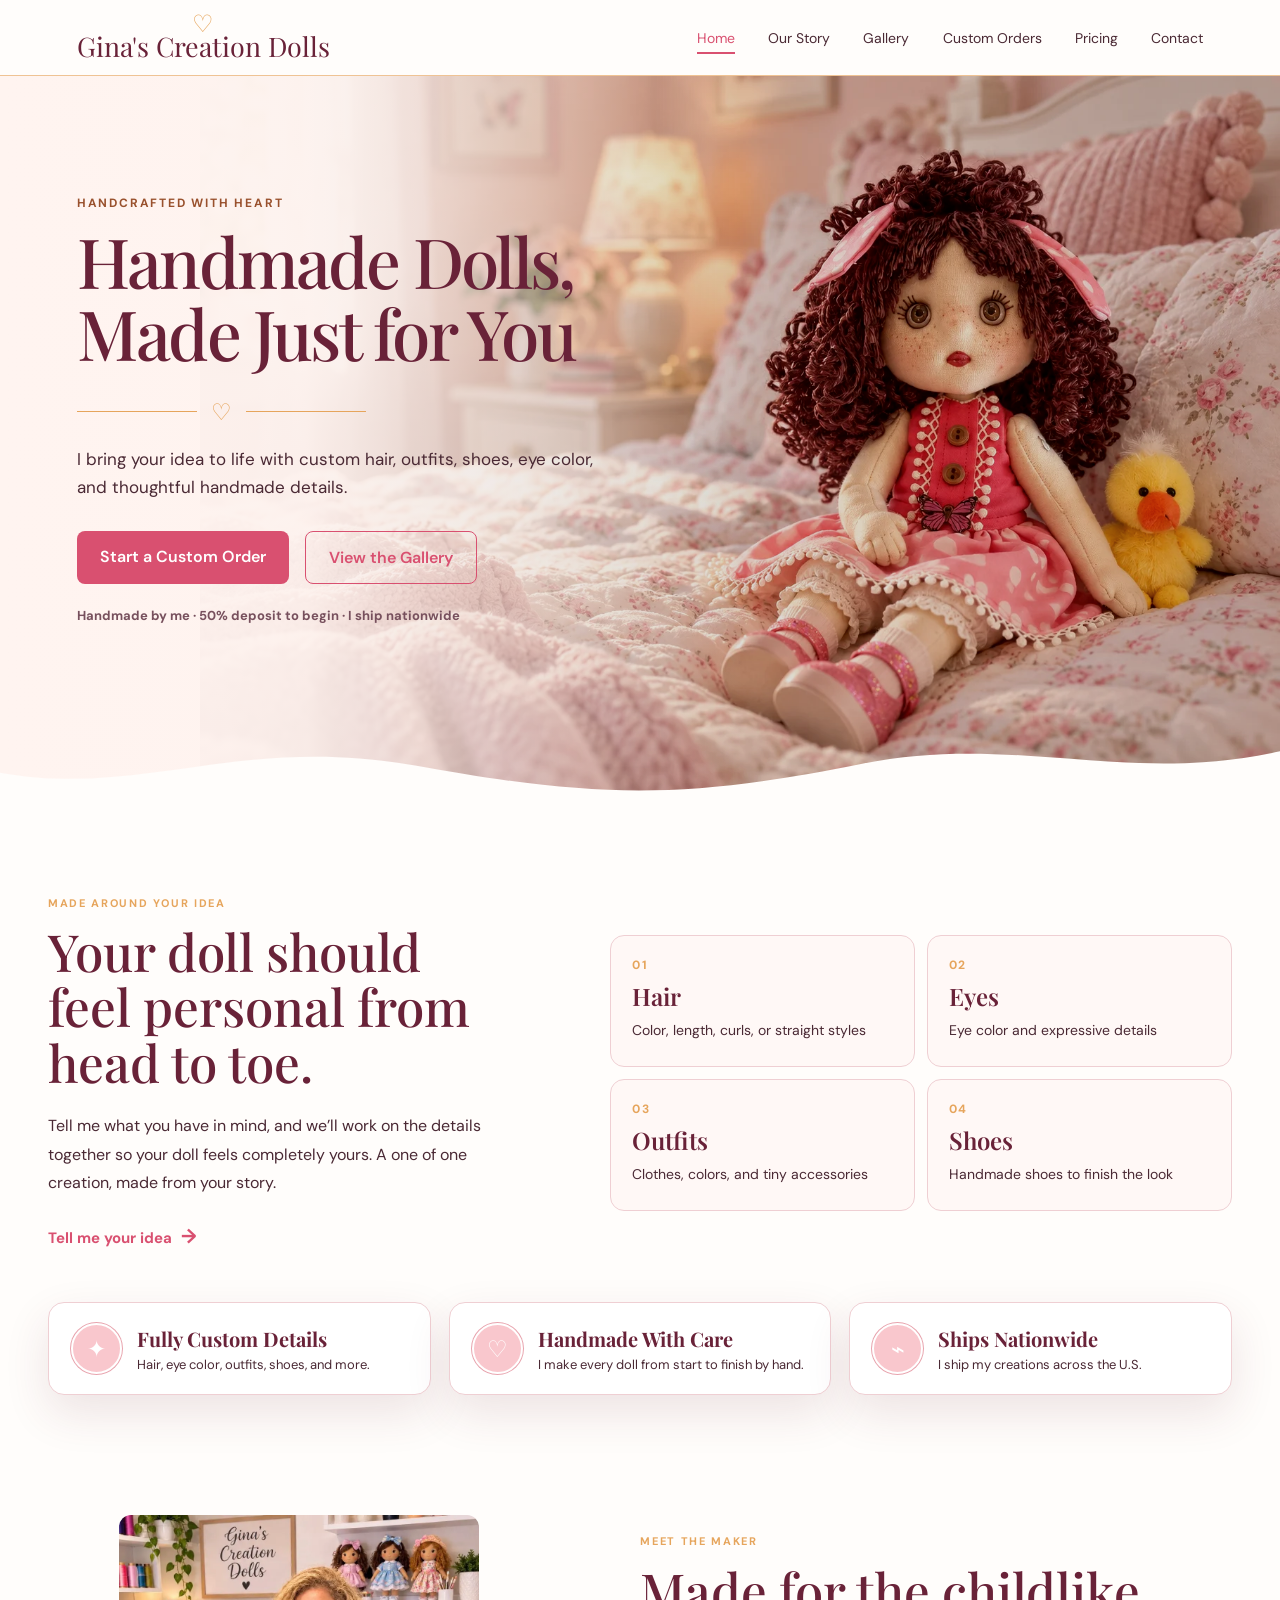
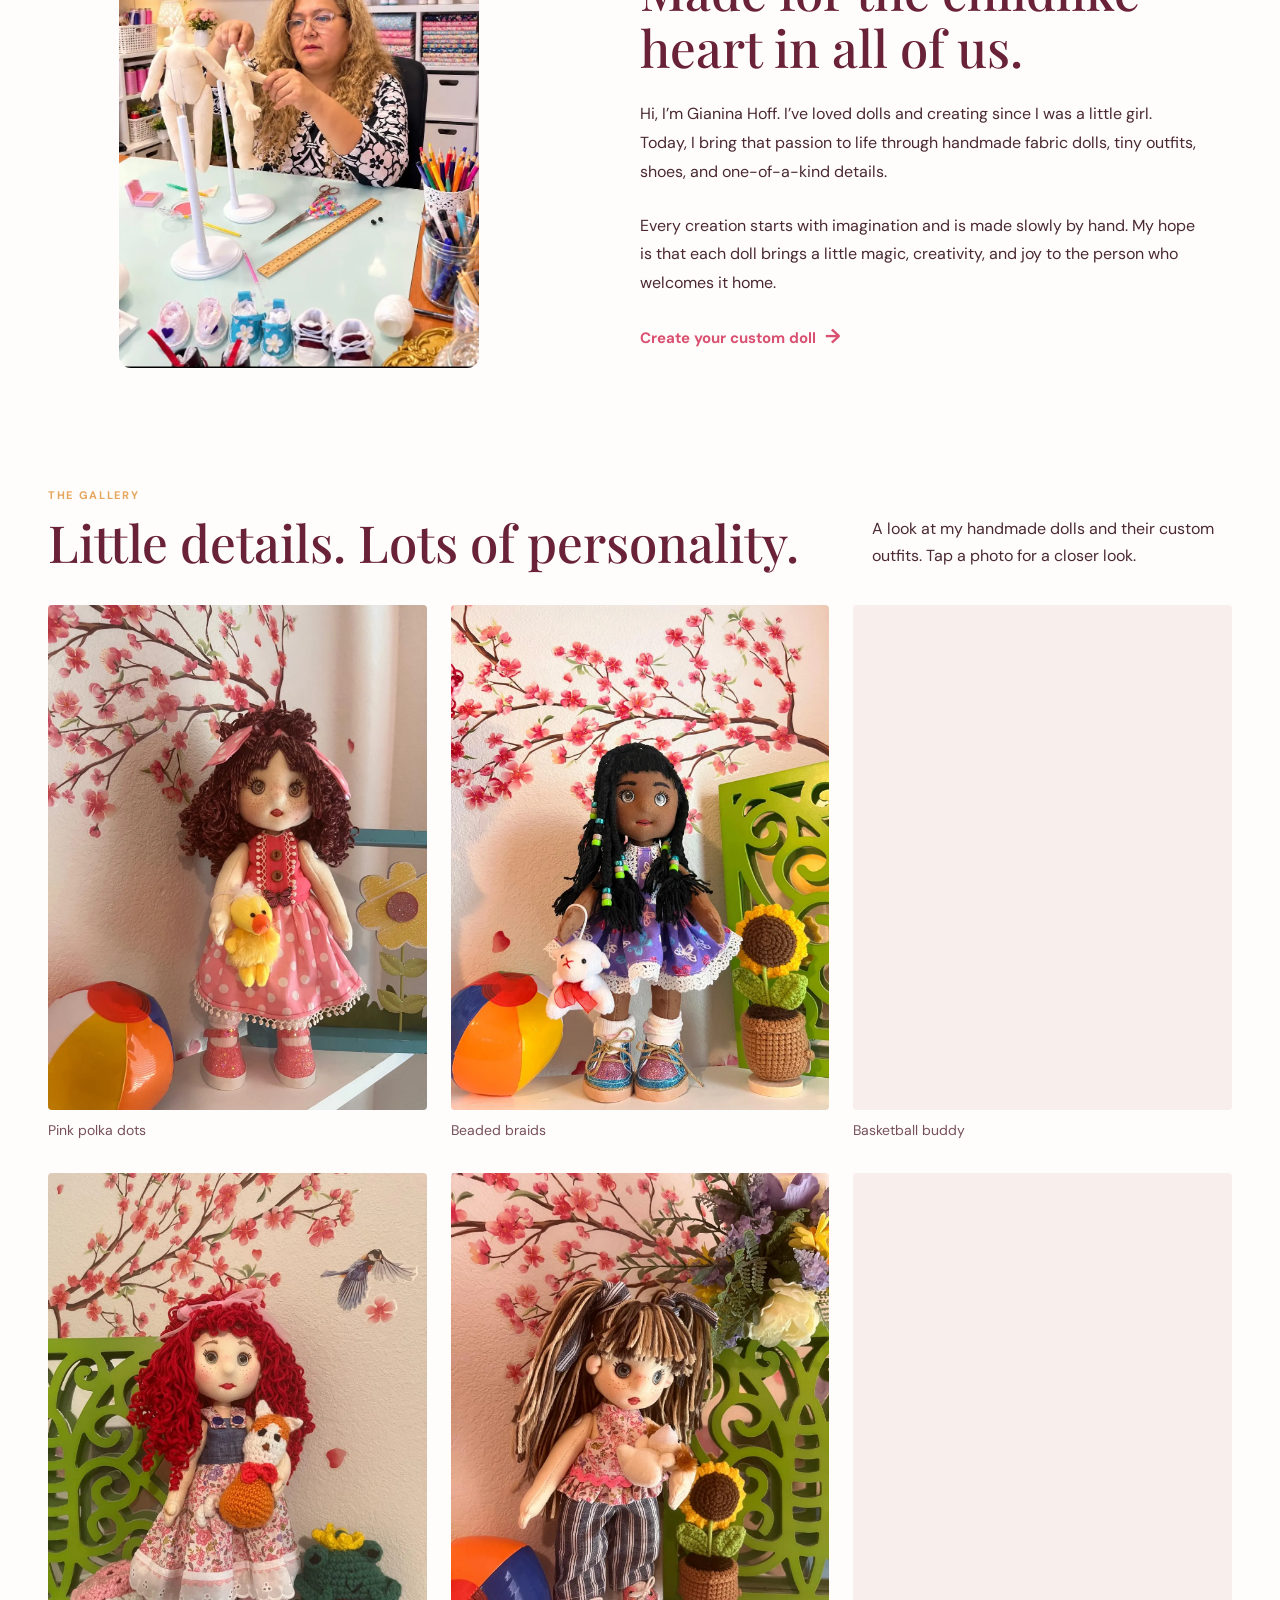
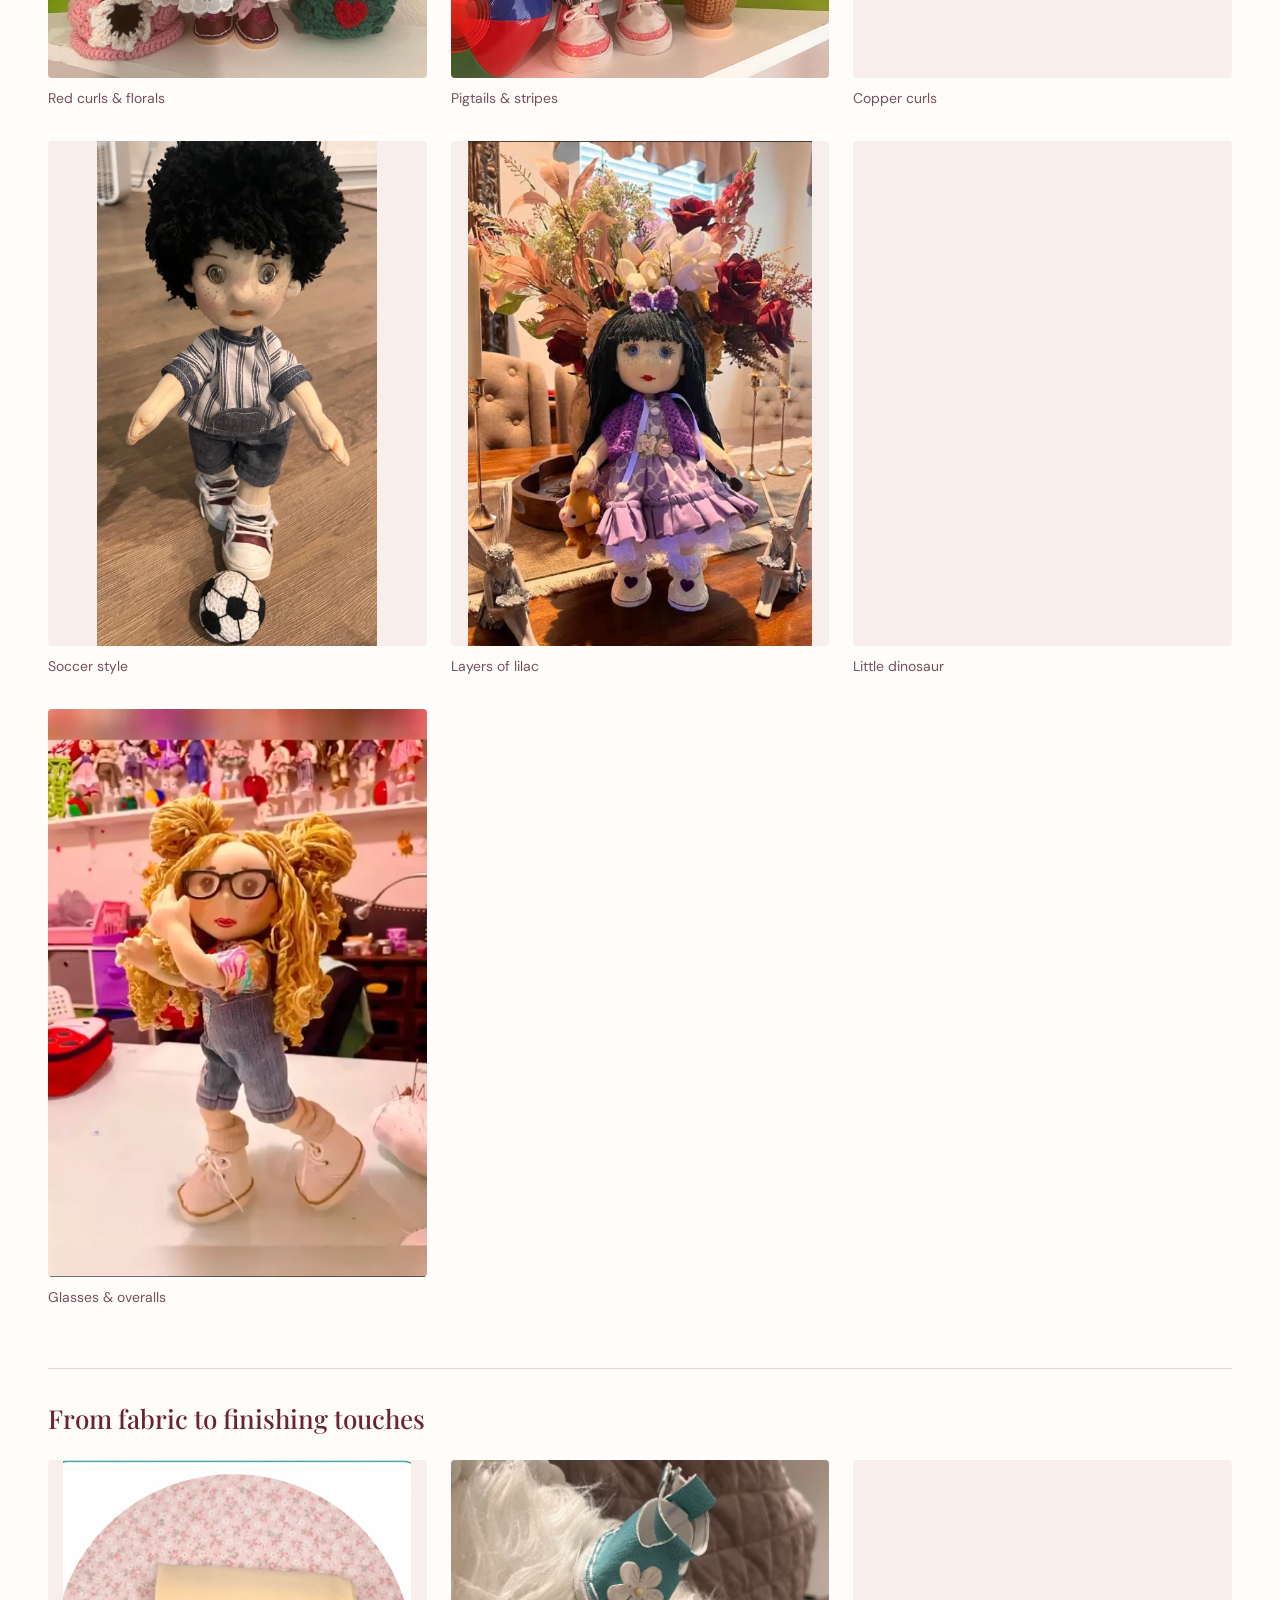
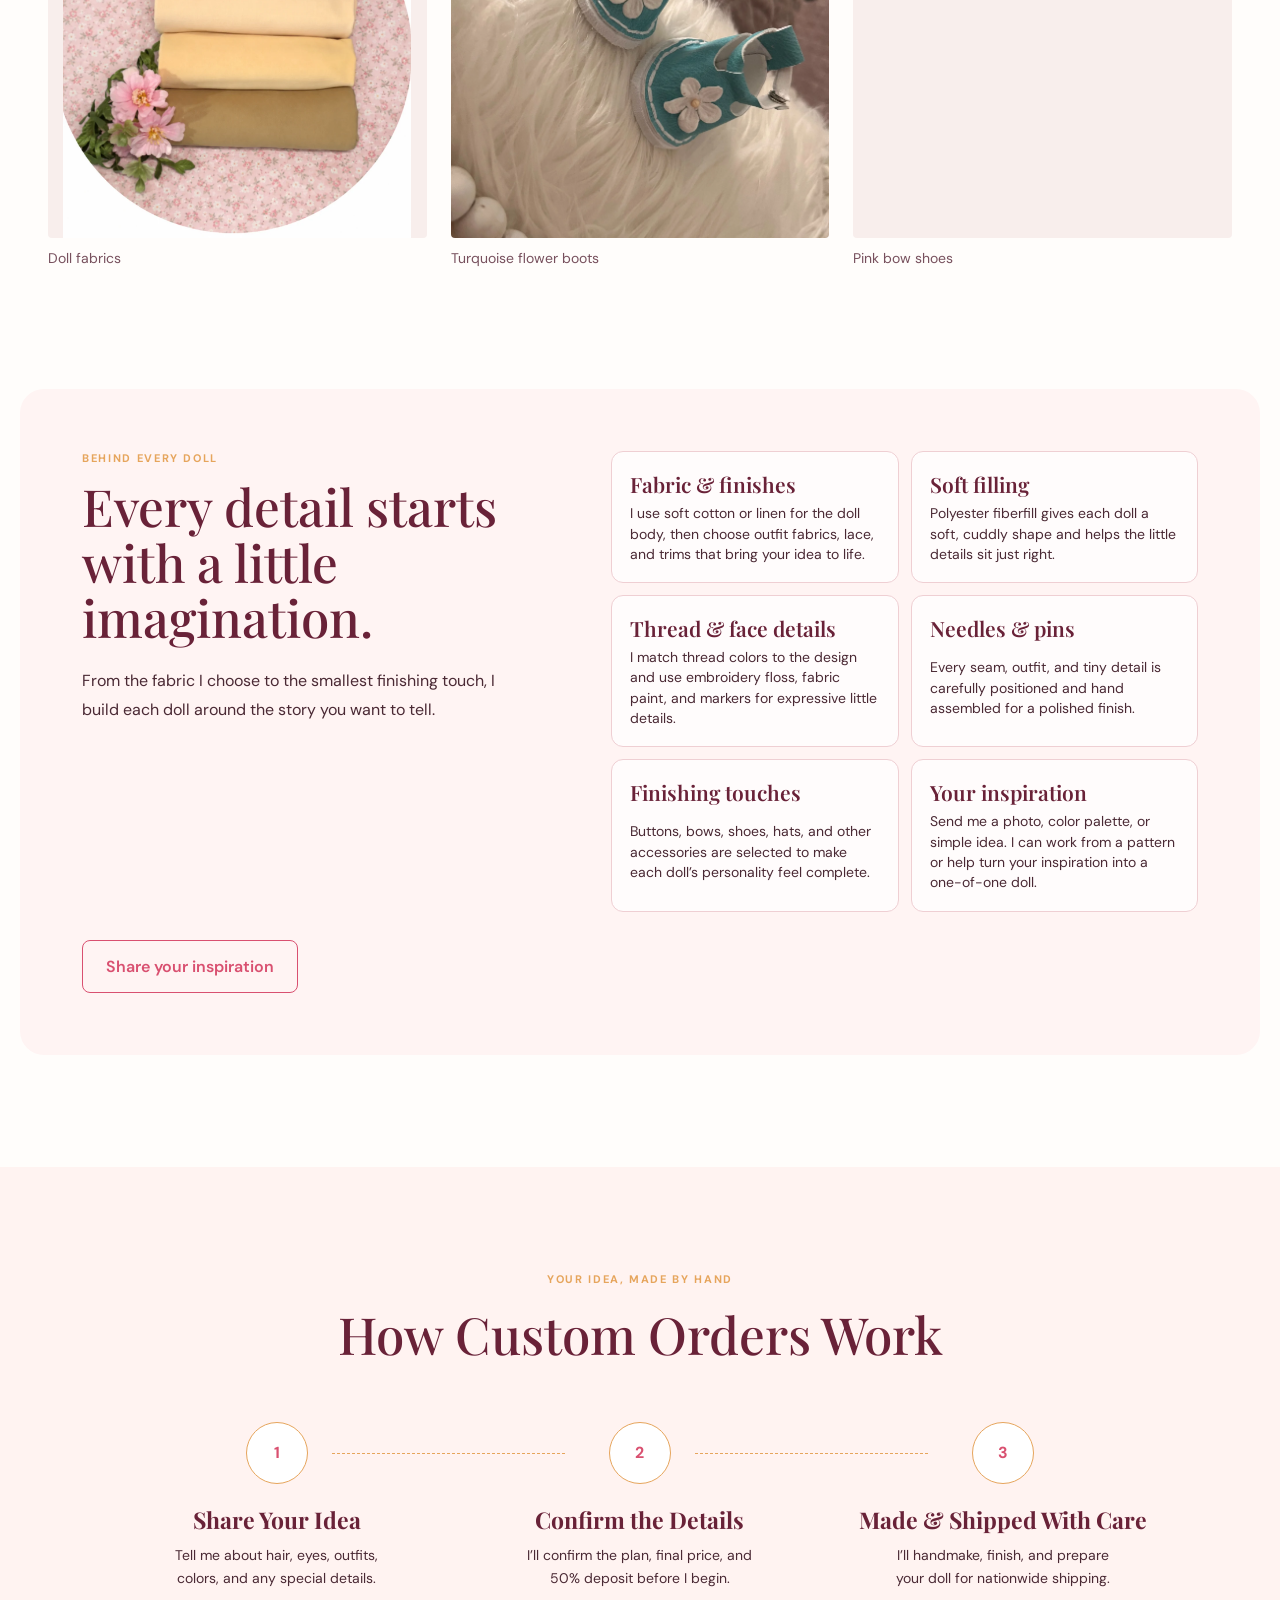
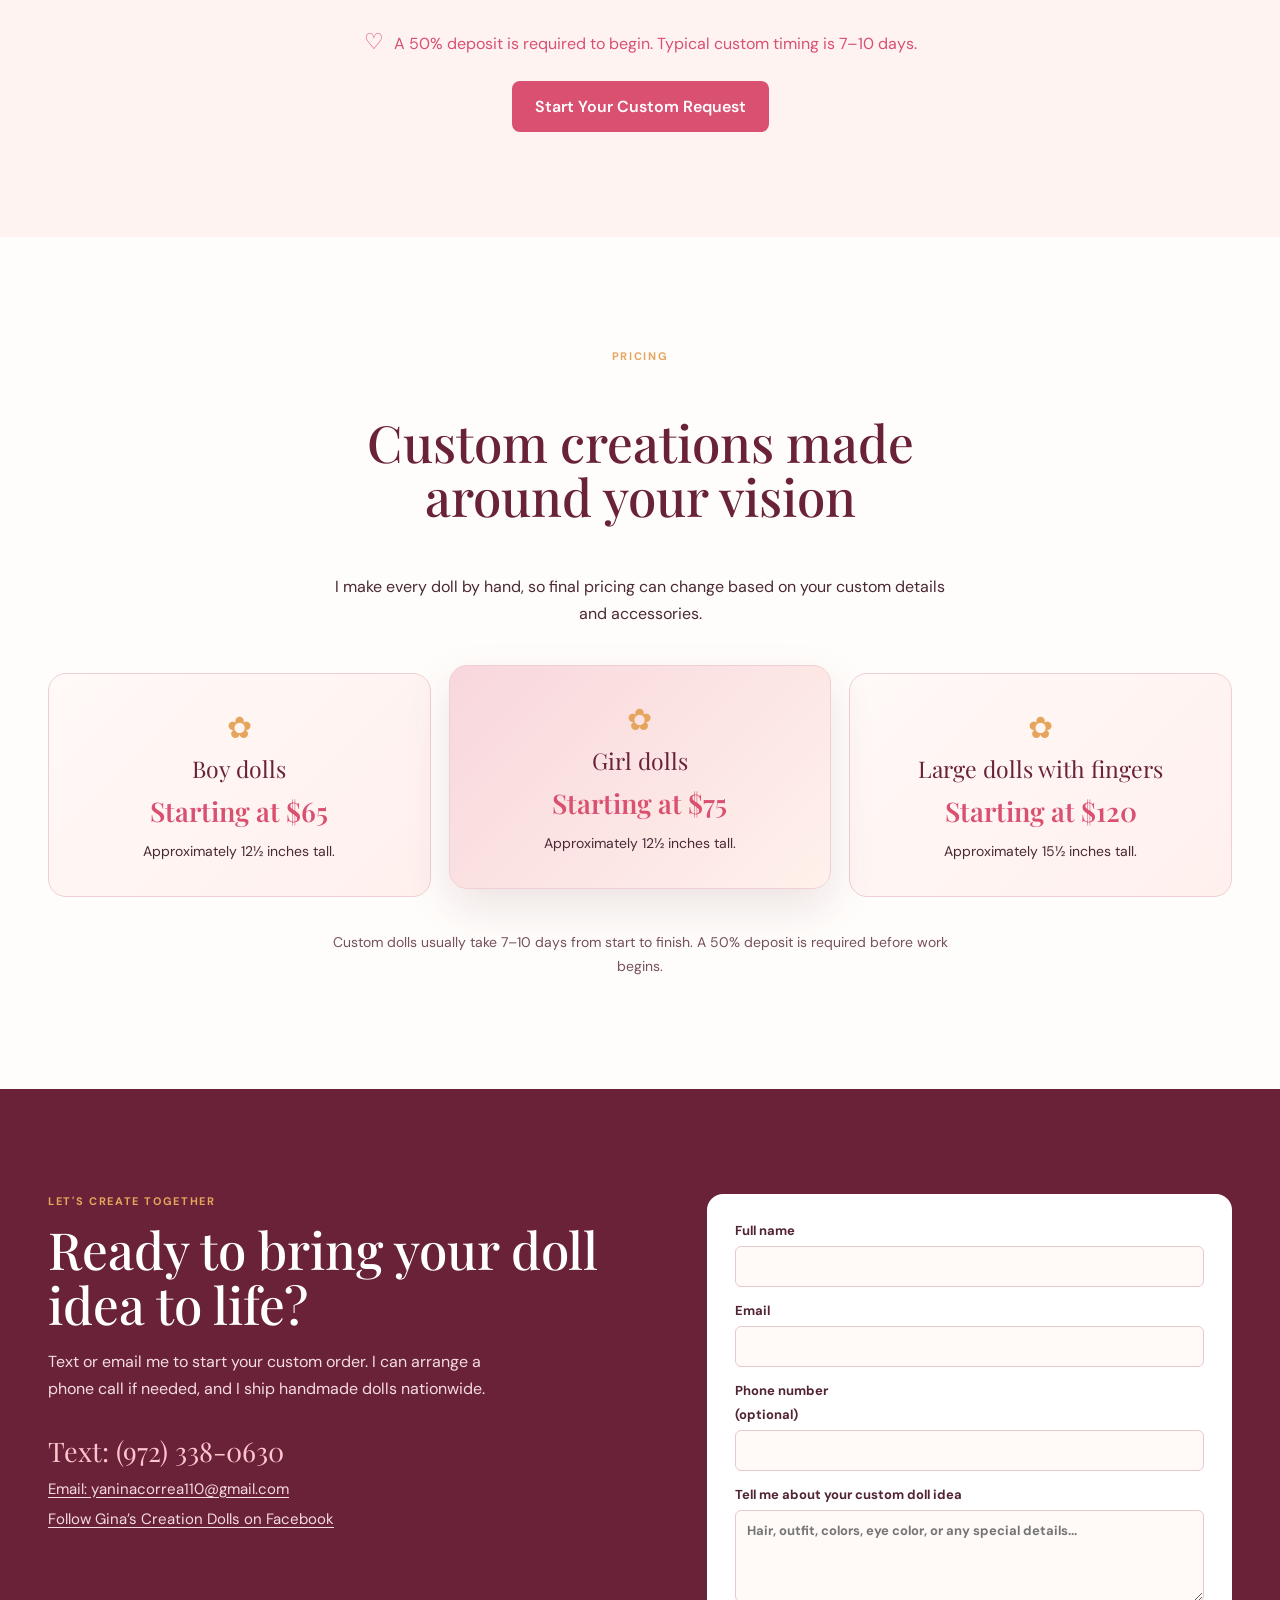
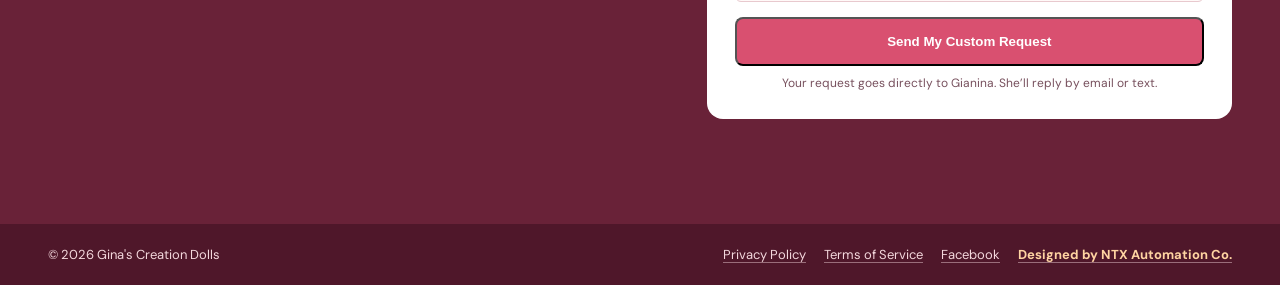
<file: index.html>
<!doctype html>
<html lang="en">
  <head>
    <meta charset="UTF-8" />
    <meta name="viewport" content="width=device-width, initial-scale=1.0" />
    <meta
      name="description"
      content="Gina's Creation Dolls creates handmade custom fabric dolls with personalized hair, eye color, outfits, shoes, and accessories. Nationwide custom orders."
    />
    <meta name="robots" content="index, follow, max-image-preview:large" />
    <meta name="theme-color" content="#f7d5dc" />
    <meta property="og:type" content="website" />
    <meta property="og:site_name" content="Gina's Creation Dolls" />
    <meta property="og:url" content="https://ginascreationdolls.com/" />
    <meta property="og:image" content="https://ginascreationdolls.com/assets/og-ginas-creation-dolls.jpg" />
    <meta property="og:image:secure_url" content="https://ginascreationdolls.com/assets/og-ginas-creation-dolls.jpg" />
    <meta property="og:image:type" content="image/jpeg" />
    <meta property="og:image:width" content="1200" />
    <meta property="og:image:height" content="630" />
    <meta property="og:image:alt" content="Gina's Creation Dolls handmade fabric doll beside the embroidered business name" />
    <meta property="og:title" content="Custom Handmade Dolls | Gina's Creation Dolls" />
    <meta property="og:description" content="One-of-one handmade fabric dolls, customized with thoughtful details and shipped nationwide." />
    <meta name="twitter:card" content="summary_large_image" />
    <meta name="twitter:image" content="https://ginascreationdolls.com/assets/og-ginas-creation-dolls.jpg" />
    <meta name="twitter:image:alt" content="Gina's Creation Dolls handmade fabric doll beside the embroidered business name" />
    <meta name="twitter:title" content="Custom Handmade Dolls | Gina's Creation Dolls" />
    <meta name="twitter:description" content="One-of-one handmade fabric dolls, customized with thoughtful details and shipped nationwide." />
    <title>Custom Handmade Dolls | Gina's Creation Dolls</title>
    <link rel="canonical" href="https://ginascreationdolls.com/" />
    <link rel="icon" href="assets/favicon.ico" sizes="any" />
    <link rel="apple-touch-icon" href="assets/apple-touch-icon.png" />
    <link rel="preconnect" href="https://fonts.googleapis.com" />
    <link rel="preconnect" href="https://fonts.gstatic.com" crossorigin />
    <link
      href="https://fonts.googleapis.com/css2?family=DM+Sans:wght@400;500;600;700&family=Playfair+Display:wght@500;600;700&display=swap"
      rel="stylesheet"
    />
    <link rel="stylesheet" href="styles.css" />
    <script type="application/ld+json">
      {
        "@context": "https://schema.org",
        "@type": "Store",
        "name": "Gina's Creation Dolls",
        "url": "https://ginascreationdolls.com/",
        "image": "https://ginascreationdolls.com/assets/og-ginas-creation-dolls.jpg",
        "description": "Gianina Hoff creates handmade custom fabric dolls with personalized hair, eye color, outfits, shoes, and accessories.",
        "founder": {
          "@type": "Person",
          "name": "Gianina Correa Hoff"
        },
        "telephone": "+1-972-338-0630",
        "email": "yaninacorrea110@gmail.com",
        "areaServed": "US",
        "sameAs": [
          "https://www.facebook.com/people/Ginas-Creation-Dolls/61590723359042/"
        ]
      }
    </script>
  </head>
  <body>
    <header class="site-header">
      <a class="brand" href="#home" aria-label="Gina's Creation Dolls home">
        <span class="brand-mark" aria-hidden="true">♡</span>
        <span>Gina's Creation Dolls</span>
      </a>
      <button class="menu-button" type="button" aria-expanded="false" aria-controls="main-nav">
        <span></span><span></span><span></span>
        <span class="sr-only">Open menu</span>
      </button>
      <nav id="main-nav" class="main-nav" aria-label="Main navigation">
        <a class="active" href="#home">Home</a>
        <a href="#story">Our Story</a>
        <a href="#gallery">Gallery</a>
        <a href="#custom-order">Custom Orders</a>
        <a href="#pricing">Pricing</a>
        <a href="#contact">Contact</a>
      </nav>
    </header>

    <main>
      <section id="home" class="hero">
        <div class="hero-copy">
          <p class="eyebrow">Handcrafted with heart</p>
          <h1>Handmade Dolls,<br />Made Just for You</h1>
          <div class="hero-ornament" aria-hidden="true"><span>♡</span></div>
          <p class="hero-intro">I bring your idea to life with custom hair, outfits, shoes, eye color, and thoughtful handmade details.</p>
          <div class="hero-actions">
            <a class="button button-primary" href="#custom-order">Start a Custom Order</a>
            <a class="button button-secondary" href="#gallery">View the Gallery</a>
          </div>
          <p class="hero-proof">Handmade by me · 50% deposit to begin · I ship nationwide</p>
        </div>
        <div class="hero-art">
          <div class="hero-photo-frame">
            <img id="hero-doll" src="assets/seated-bedroom-hero.webp" data-fallback="assets/pink-polka-doll.webp" alt="Gina’s handmade pink-dress doll seated on a soft floral quilt, with her yellow duck beside her" width="1536" height="1024" fetchpriority="high" decoding="async" />
          </div>
        </div>
        <svg class="hero-wave" viewBox="0 0 1440 118" preserveAspectRatio="none" aria-hidden="true">
          <path d="M0,77 C160,120 270,12 467,65 C670,120 768,123 970,62 C1141,10 1266,99 1440,41 L1440,118 L0,118 Z" />
        </svg>
      </section>

      <section class="customize section-shell" aria-label="What you can customize">
        <div class="customize-copy">
          <p class="eyebrow">Made around your idea</p>
          <h2>Your doll should feel personal from head to toe.</h2>
          <p>Tell me what you have in mind, and we’ll work on the details together so your doll feels completely yours. A one of one creation, made from your story.</p>
          <a class="text-link" href="#contact">Tell me your idea <span aria-hidden="true">→</span></a>
        </div>
        <ul class="customize-list">
          <li><span>01</span><strong>Hair</strong><small>Color, length, curls, or straight styles</small></li>
          <li><span>02</span><strong>Eyes</strong><small>Eye color and expressive details</small></li>
          <li><span>03</span><strong>Outfits</strong><small>Clothes, colors, and tiny accessories</small></li>
          <li><span>04</span><strong>Shoes</strong><small>Handmade shoes to finish the look</small></li>
        </ul>
      </section>

      <section class="benefits section-shell" aria-label="Why choose Gina's Creation Dolls">
        <article class="benefit-card">
          <span class="benefit-icon" aria-hidden="true">✦</span>
          <div><h2>Fully Custom Details</h2><p>Hair, eye color, outfits, shoes, and more.</p></div>
        </article>
        <article class="benefit-card">
          <span class="benefit-icon" aria-hidden="true">♡</span>
          <div><h2>Handmade With Care</h2><p>I make every doll from start to finish by hand.</p></div>
        </article>
        <article class="benefit-card">
          <span class="benefit-icon" aria-hidden="true">⌁</span>
          <div><h2>Ships Nationwide</h2><p>I ship my creations across the U.S.</p></div>
        </article>
      </section>

      <section id="story" class="story section-shell">
        <div class="story-image-wrap">
          <img src="assets/about-gianina-workshop.webp" alt="Gianina Hoff hand-stitching a fabric doll in her studio, surrounded by finished dolls, fabrics, tools, and handmade shoes" width="960" height="1200" loading="lazy" decoding="async" />
        </div>
        <div class="story-copy">
          <p class="eyebrow">Meet the maker</p>
          <h2>Made for the childlike heart in all of us.</h2>
          <p>
            Hi, I’m Gianina Hoff. I’ve loved dolls and creating since I was a little girl. Today, I bring that passion to life through handmade fabric dolls, tiny outfits, shoes, and one-of-a-kind details.
          </p>
          <p>
            Every creation starts with imagination and is made slowly by hand. My hope is that each doll brings a little magic, creativity, and joy to the person who welcomes it home.
          </p>
          <a class="text-link" href="#custom-order">Create your custom doll <span aria-hidden="true">→</span></a>
        </div>
      </section>

      <section id="gallery" class="gallery section-shell">
        <div class="section-heading">
          <div><p class="eyebrow">The gallery</p><h2>Little details. Lots of personality.</h2></div>
          <p>A look at my handmade dolls and their custom outfits. Tap a photo for a closer look.</p>
        </div>
        <div class="gallery-grid">
          <figure class="gallery-card">
            <a class="gallery-photo" href="assets/pink-polka-doll.webp" target="_blank" rel="noopener">
              <img src="assets/pink-polka-doll.webp" alt="Brunette yarn-haired doll wearing a pink polka-dot dress and glitter shoes, holding a yellow duck" width="1200" height="1600" loading="lazy" decoding="async" />
            </a>
            <figcaption>Pink polka dots</figcaption>
          </figure>
          <figure class="gallery-card">
            <a class="gallery-photo" href="assets/braided-doll.webp" target="_blank" rel="noopener">
              <img src="assets/braided-doll.webp" alt="Dark-skinned handmade doll with beaded black braids, a purple butterfly dress, and colorful shoes" width="1200" height="1600" loading="lazy" decoding="async" />
            </a>
            <figcaption>Beaded braids</figcaption>
          </figure>
          <figure class="gallery-card">
            <a class="gallery-photo" href="assets/basketball-doll.webp" target="_blank" rel="noopener">
              <img src="assets/basketball-doll.webp" alt="Handmade boy doll in a dinosaur shirt and camouflage shorts holding a crocheted basketball" width="1200" height="1600" loading="lazy" decoding="async" />
            </a>
            <figcaption>Basketball buddy</figcaption>
          </figure>
          <figure class="gallery-card">
            <a class="gallery-photo" href="assets/red-floral-doll.webp" target="_blank" rel="noopener">
              <img src="assets/red-floral-doll.webp" alt="Red-haired handmade doll wearing a floral dress and holding a crocheted animal" width="1200" height="1600" loading="lazy" decoding="async" />
            </a>
            <figcaption>Red curls &amp; florals</figcaption>
          </figure>
          <figure class="gallery-card">
            <a class="gallery-photo" href="assets/pigtail-doll.webp" target="_blank" rel="noopener">
              <img src="assets/pigtail-doll.webp" alt="Handmade doll with two-tone yarn pigtails, a floral top, striped pants, and pink sneakers" width="1200" height="1600" loading="lazy" decoding="async" />
            </a>
            <figcaption>Pigtails &amp; stripes</figcaption>
          </figure>
          <figure class="gallery-card">
            <a class="gallery-photo" href="assets/copper-curls-doll.webp" target="_blank" rel="noopener">
              <img src="assets/copper-curls-doll.webp" alt="Copper-haired doll with an owl top, layered pink skirt, and handmade sneakers beside a crocheted sunflower" width="1200" height="1600" loading="lazy" decoding="async" />
            </a>
            <figcaption>Copper curls</figcaption>
          </figure>
          <figure class="gallery-card">
            <a class="gallery-photo" href="assets/soccer-doll.webp" target="_blank" rel="noopener">
              <img src="assets/soccer-doll.webp" alt="Boy doll with black curly hair, a striped shirt, denim shorts, and a crocheted soccer ball" width="888" height="1600" loading="lazy" decoding="async" />
            </a>
            <figcaption>Soccer style</figcaption>
          </figure>
          <figure class="gallery-card">
            <a class="gallery-photo" href="assets/purple-doll.webp" target="_blank" rel="noopener">
              <img src="assets/purple-doll.webp" alt="Black-haired doll with a purple bow, layered lilac dress, and crocheted purple vest" width="960" height="1407" loading="lazy" decoding="async" />
            </a>
            <figcaption>Layers of lilac</figcaption>
          </figure>
          <figure class="gallery-card">
            <a class="gallery-photo" href="assets/blond-doll.webp" target="_blank" rel="noopener">
              <img src="assets/blond-doll.webp" alt="Seated blond boy doll in a dinosaur shirt holding a crocheted soccer ball" width="1200" height="1600" loading="lazy" decoding="async" />
            </a>
            <figcaption>Little dinosaur</figcaption>
          </figure>
          <figure class="gallery-card">
            <a class="gallery-photo gallery-photo-glasses" href="assets/glasses-overalls.webp" target="_blank" rel="noopener">
              <img src="assets/glasses-overalls.webp" alt="Golden-haired doll with black glasses, denim overalls, and lace-up shoes" width="710" height="1536" loading="lazy" decoding="async" />
            </a>
            <figcaption>Glasses &amp; overalls</figcaption>
          </figure>
        </div>
        <div class="craft-details">
          <h3>From fabric to finishing touches</h3>
          <div class="craft-grid">
            <figure>
              <a class="craft-photo craft-photo-materials" href="assets/materials-pink-floral.webp" target="_blank" rel="noopener">
                <img src="assets/materials-pink-floral.webp" alt="Three rolls of doll-making fabric on a soft pink floral backdrop" width="1200" height="1306" loading="lazy" decoding="async" />
              </a>
              <figcaption>Doll fabrics</figcaption>
            </figure>
            <figure>
              <a class="craft-photo craft-photo-process" href="assets/shoes-turquoise-flower.webp" target="_blank" rel="noopener">
                <img src="assets/shoes-turquoise-flower.webp" alt="Handmade turquoise doll boots with white flower details" width="960" height="1280" loading="lazy" decoding="async" />
              </a>
              <figcaption>Turquoise flower boots</figcaption>
            </figure>
            <figure>
              <a class="craft-photo craft-photo-shoes" href="assets/shoes-pink-bows.webp" target="_blank" rel="noopener">
                <img src="assets/shoes-pink-bows.webp" alt="Handmade dark pink doll shoes with light pink ribbon bows" width="960" height="1280" loading="lazy" decoding="async" />
              </a>
              <figcaption>Pink bow shoes</figcaption>
            </figure>
          </div>
        </div>
      </section>

      <section class="materials-story section-shell">
        <div class="materials-story-copy">
          <p class="eyebrow">Behind every doll</p>
          <h2>Every detail starts with a little imagination.</h2>
          <p>From the fabric I choose to the smallest finishing touch, I build each doll around the story you want to tell.</p>
        </div>
        <ul class="materials-list" aria-label="Materials I use to make dolls">
          <li><strong>Fabric &amp; finishes</strong><span>I use soft cotton or linen for the doll body, then choose outfit fabrics, lace, and trims that bring your idea to life.</span></li>
          <li><strong>Soft filling</strong><span>Polyester fiberfill gives each doll a soft, cuddly shape and helps the little details sit just right.</span></li>
          <li><strong>Thread &amp; face details</strong><span>I match thread colors to the design and use embroidery floss, fabric paint, and markers for expressive little details.</span></li>
          <li><strong>Needles &amp; pins</strong><span>Every seam, outfit, and tiny detail is carefully positioned and hand assembled for a polished finish.</span></li>
          <li><strong>Finishing touches</strong><span>Buttons, bows, shoes, hats, and other accessories are selected to make each doll’s personality feel complete.</span></li>
          <li><strong>Your inspiration</strong><span>Send me a photo, color palette, or simple idea. I can work from a pattern or help turn your inspiration into a one-of-one doll.</span></li>
        </ul>
        <a class="button button-secondary materials-cta" href="#custom-order">Share your inspiration</a>
      </section>

      <section id="custom-order" class="order-section">
        <div class="section-shell">
          <p class="eyebrow">Your idea, made by hand</p>
          <h2>How Custom Orders Work</h2>
          <div class="order-steps">
            <article><span>1</span><h3>Share Your Idea</h3><p>Tell me about hair, eyes, outfits, colors, and any special details.</p></article>
            <article><span>2</span><h3>Confirm the Details</h3><p>I’ll confirm the plan, final price, and 50% deposit before I begin.</p></article>
            <article><span>3</span><h3>Made &amp; Shipped With Care</h3><p>I’ll handmake, finish, and prepare your doll for nationwide shipping.</p></article>
          </div>
          <p class="deposit-note"><span aria-hidden="true">♡</span> A 50% deposit is required to begin. Typical custom timing is 7–10 days.</p>
          <a class="button button-primary" href="#contact">Start Your Custom Request</a>
        </div>
      </section>

      <section id="pricing" class="pricing section-shell">
        <div class="section-heading centered">
          <p class="eyebrow">Pricing</p>
          <h2>Custom creations made around your vision</h2>
          <p>I make every doll by hand, so final pricing can change based on your custom details and accessories.</p>
        </div>
        <div class="price-grid">
          <article class="price-card">
            <span class="price-flower" aria-hidden="true">✿</span>
            <p class="price-label">Boy dolls</p>
            <strong>Starting at $65</strong>
            <p>Approximately 12½ inches tall.</p>
          </article>
          <article class="price-card featured-price">
            <span class="price-flower" aria-hidden="true">✿</span>
            <p class="price-label">Girl dolls</p>
            <strong>Starting at $75</strong>
            <p>Approximately 12½ inches tall.</p>
          </article>
          <article class="price-card">
            <span class="price-flower" aria-hidden="true">✿</span>
            <p class="price-label">Large dolls with fingers</p>
            <strong>Starting at $120</strong>
            <p>Approximately 15½ inches tall.</p>
          </article>
        </div>
        <p class="pricing-note">Custom dolls usually take 7–10 days from start to finish. A 50% deposit is required before work begins.</p>
      </section>

      <section id="contact" class="contact-section">
        <div class="contact-copy">
          <p class="eyebrow">Let's create together</p>
          <h2>Ready to bring your doll idea to life?</h2>
          <p>Text or email me to start your custom order. I can arrange a phone call if needed, and I ship handmade dolls nationwide.</p>
          <a href="sms:+19723380630" class="contact-phone">Text: (972) 338-0630</a>
          <a href="mailto:yaninacorrea110@gmail.com" class="contact-email">Email: yaninacorrea110@gmail.com</a>
          <a href="https://www.facebook.com/people/Ginas-Creation-Dolls/61590723359042/" class="contact-email" target="_blank" rel="noopener noreferrer">Follow Gina’s Creation Dolls on Facebook</a>
        </div>
        <form class="contact-form" id="order-form" action="https://formsubmit.co/yaninacorrea110@gmail.com" method="POST">
          <input type="hidden" name="_subject" value="New Gina’s Creation Dolls custom order request" />
          <input type="hidden" name="_template" value="table" />
          <input type="hidden" name="_captcha" value="false" />
          <input class="sr-only" type="text" name="_honey" tabindex="-1" autocomplete="off" aria-hidden="true" />
          <label>Full name<input name="name" required autocomplete="name" /></label>
          <label>Email<input name="email" type="email" required autocomplete="email" /></label>
          <label>Phone number <span aria-hidden="true">(optional)</span><input name="phone" type="tel" autocomplete="tel" inputmode="tel" /></label>
          <label>Tell me about your custom doll idea<textarea name="idea" required rows="4" placeholder="Hair, outfit, colors, eye color, or any special details..."></textarea></label>
          <button class="button button-primary" type="submit">Send My Custom Request</button>
          <p class="form-note">Your request goes directly to Gianina. She’ll reply by email or text.</p>
        </form>
      </section>
    </main>

    <footer class="site-footer">
      <span>© <span id="year"></span> Gina's Creation Dolls</span>
      <div class="footer-links">
        <a href="privacy.html">Privacy Policy</a>
        <a href="terms.html">Terms of Service</a>
        <a href="https://www.facebook.com/people/Ginas-Creation-Dolls/61590723359042/" target="_blank" rel="noopener noreferrer">Facebook</a>
        <a class="ntx-credit" href="https://ntxautomationco.com/" target="_blank" rel="noopener">Designed by NTX Automation Co.</a>
      </div>
    </footer>
    <script src="script.js"></script>
  </body>
</html>
</file>
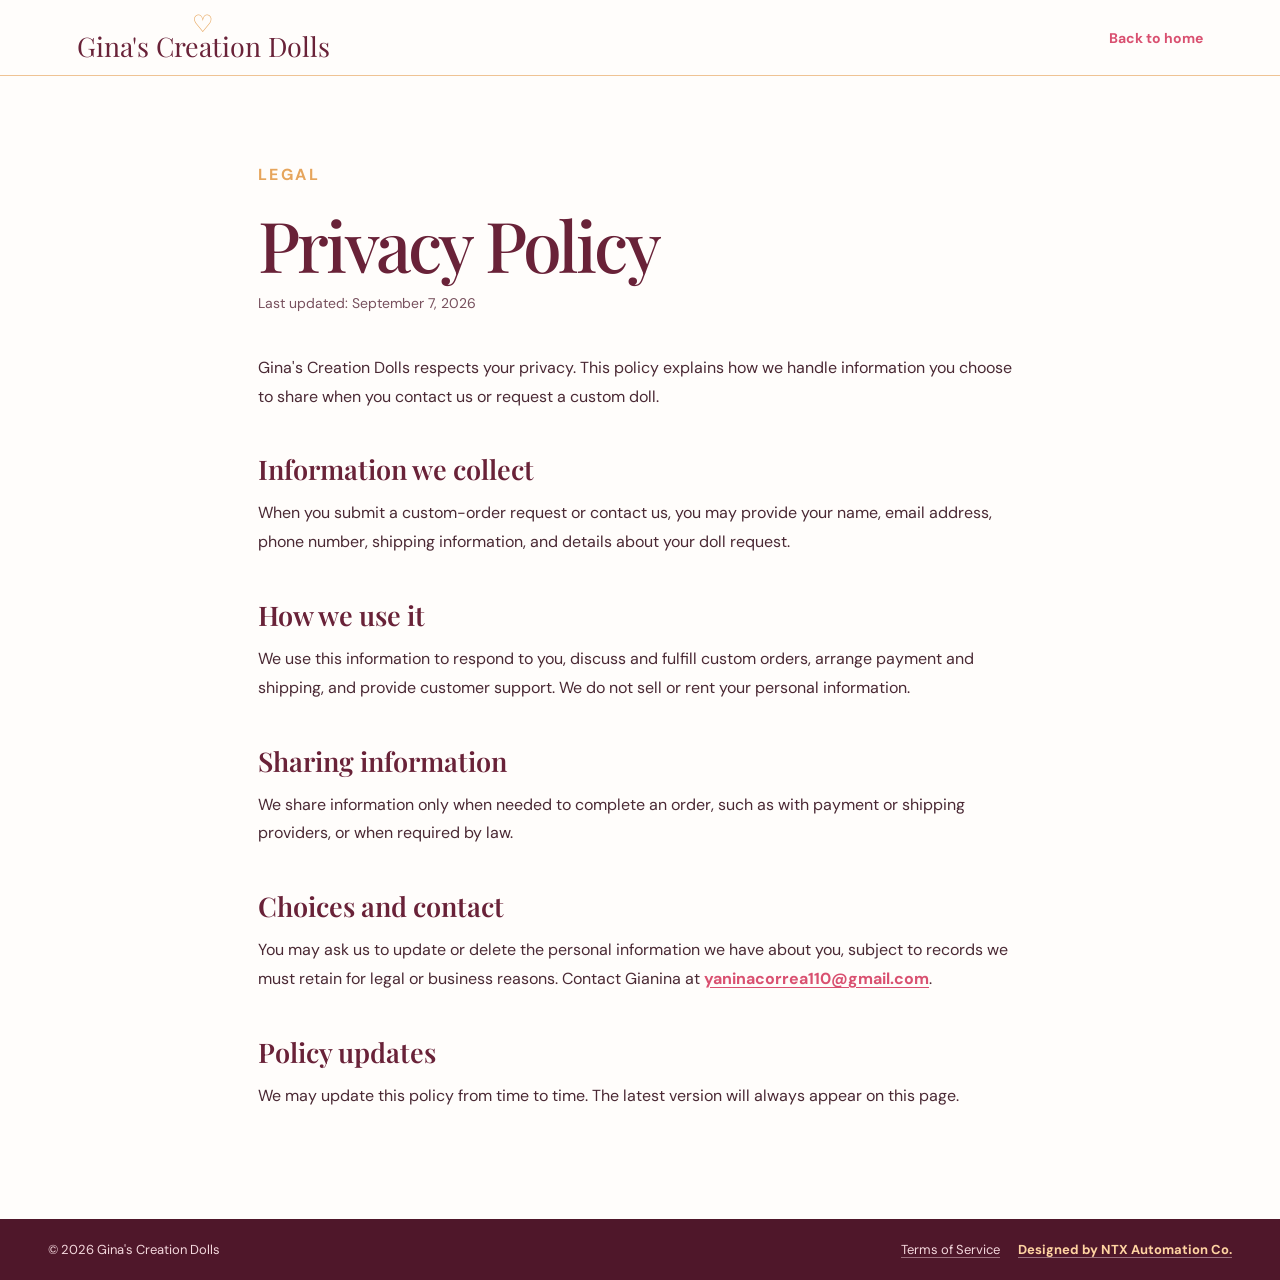
<file: privacy.html>
<!doctype html>
<html lang="en">
  <head>
    <meta charset="UTF-8" />
    <meta name="viewport" content="width=device-width, initial-scale=1.0" />
    <meta name="description" content="Privacy Policy for Gina's Creation Dolls." />
    <meta name="robots" content="index, follow" />
    <title>Privacy Policy | Gina's Creation Dolls</title>
    <link rel="canonical" href="https://ginascreationdolls.com/privacy" />
    <link rel="icon" href="assets/favicon.ico" sizes="any" />
    <link rel="apple-touch-icon" href="assets/apple-touch-icon.png" />
    <link rel="preconnect" href="https://fonts.googleapis.com" />
    <link rel="preconnect" href="https://fonts.gstatic.com" crossorigin />
    <link href="https://fonts.googleapis.com/css2?family=DM+Sans:wght@400;500;600;700&family=Playfair+Display:wght@500;600;700&display=swap" rel="stylesheet" />
    <link rel="stylesheet" href="styles.css" />
  </head>
  <body>
    <header class="site-header">
      <a class="brand" href="index.html" aria-label="Gina's Creation Dolls home"><span class="brand-mark" aria-hidden="true">♡</span><span>Gina's Creation Dolls</span></a>
      <a class="legal-home-link" href="index.html">Back to home</a>
    </header>
    <main class="legal-page section-shell">
      <p class="eyebrow">Legal</p>
      <h1>Privacy Policy</h1>
      <p class="legal-updated">Last updated: September 7, 2026</p>
      <p>Gina's Creation Dolls respects your privacy. This policy explains how we handle information you choose to share when you contact us or request a custom doll.</p>
      <h2>Information we collect</h2>
      <p>When you submit a custom-order request or contact us, you may provide your name, email address, phone number, shipping information, and details about your doll request.</p>
      <h2>How we use it</h2>
      <p>We use this information to respond to you, discuss and fulfill custom orders, arrange payment and shipping, and provide customer support. We do not sell or rent your personal information.</p>
      <h2>Sharing information</h2>
      <p>We share information only when needed to complete an order, such as with payment or shipping providers, or when required by law.</p>
      <h2>Choices and contact</h2>
      <p>You may ask us to update or delete the personal information we have about you, subject to records we must retain for legal or business reasons. Contact Gianina at <a href="mailto:yaninacorrea110@gmail.com">yaninacorrea110@gmail.com</a>.</p>
      <h2>Policy updates</h2>
      <p>We may update this policy from time to time. The latest version will always appear on this page.</p>
    </main>
    <footer class="site-footer"><span>© 2026 Gina's Creation Dolls</span><div class="footer-links"><a href="terms.html">Terms of Service</a><a class="ntx-credit" href="https://ntxautomationco.com/" target="_blank" rel="noopener">Designed by NTX Automation Co.</a></div></footer>
  </body>
</html>
</file>
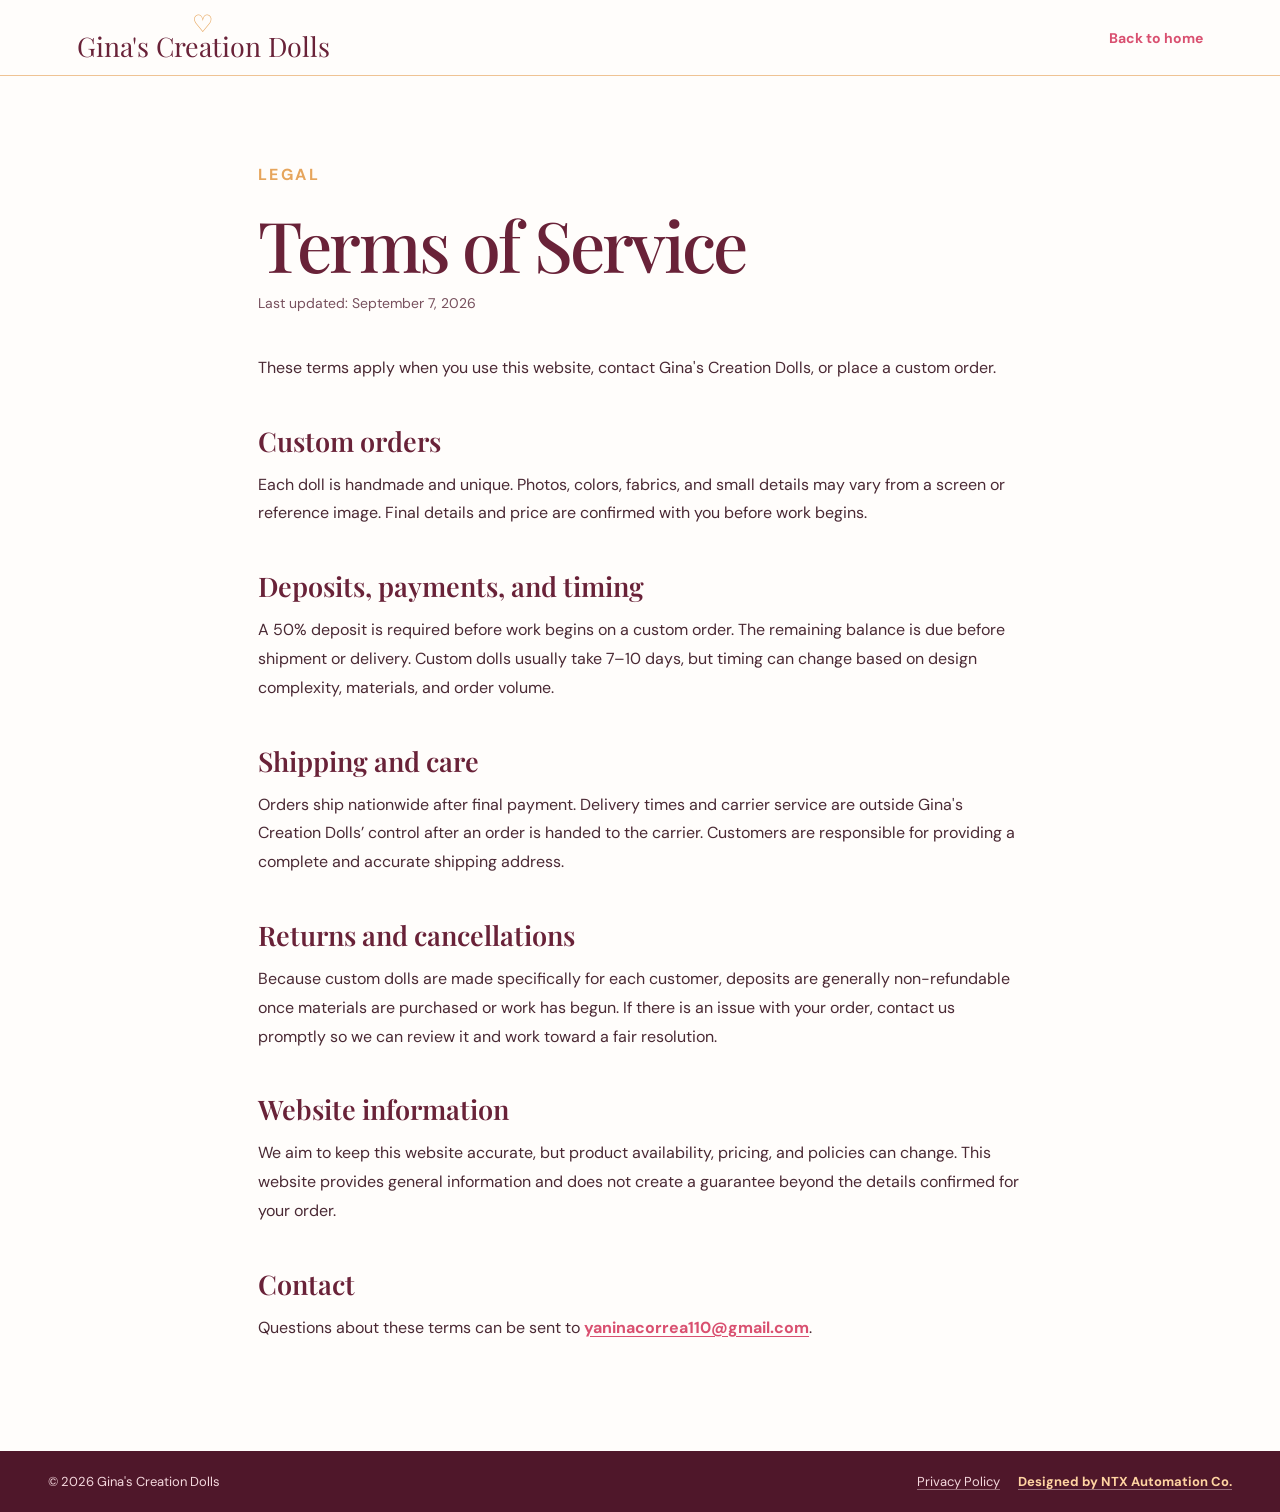
<file: terms.html>
<!doctype html>
<html lang="en">
  <head>
    <meta charset="UTF-8" />
    <meta name="viewport" content="width=device-width, initial-scale=1.0" />
    <meta name="description" content="Terms of Service for Gina's Creation Dolls." />
    <meta name="robots" content="index, follow" />
    <title>Terms of Service | Gina's Creation Dolls</title>
    <link rel="canonical" href="https://ginascreationdolls.com/terms" />
    <link rel="icon" href="assets/favicon.ico" sizes="any" />
    <link rel="apple-touch-icon" href="assets/apple-touch-icon.png" />
    <link rel="preconnect" href="https://fonts.googleapis.com" />
    <link rel="preconnect" href="https://fonts.gstatic.com" crossorigin />
    <link href="https://fonts.googleapis.com/css2?family=DM+Sans:wght@400;500;600;700&family=Playfair+Display:wght@500;600;700&display=swap" rel="stylesheet" />
    <link rel="stylesheet" href="styles.css" />
  </head>
  <body>
    <header class="site-header">
      <a class="brand" href="index.html" aria-label="Gina's Creation Dolls home"><span class="brand-mark" aria-hidden="true">♡</span><span>Gina's Creation Dolls</span></a>
      <a class="legal-home-link" href="index.html">Back to home</a>
    </header>
    <main class="legal-page section-shell">
      <p class="eyebrow">Legal</p>
      <h1>Terms of Service</h1>
      <p class="legal-updated">Last updated: September 7, 2026</p>
      <p>These terms apply when you use this website, contact Gina's Creation Dolls, or place a custom order.</p>
      <h2>Custom orders</h2>
      <p>Each doll is handmade and unique. Photos, colors, fabrics, and small details may vary from a screen or reference image. Final details and price are confirmed with you before work begins.</p>
      <h2>Deposits, payments, and timing</h2>
      <p>A 50% deposit is required before work begins on a custom order. The remaining balance is due before shipment or delivery. Custom dolls usually take 7–10 days, but timing can change based on design complexity, materials, and order volume.</p>
      <h2>Shipping and care</h2>
      <p>Orders ship nationwide after final payment. Delivery times and carrier service are outside Gina's Creation Dolls’ control after an order is handed to the carrier. Customers are responsible for providing a complete and accurate shipping address.</p>
      <h2>Returns and cancellations</h2>
      <p>Because custom dolls are made specifically for each customer, deposits are generally non-refundable once materials are purchased or work has begun. If there is an issue with your order, contact us promptly so we can review it and work toward a fair resolution.</p>
      <h2>Website information</h2>
      <p>We aim to keep this website accurate, but product availability, pricing, and policies can change. This website provides general information and does not create a guarantee beyond the details confirmed for your order.</p>
      <h2>Contact</h2>
      <p>Questions about these terms can be sent to <a href="mailto:yaninacorrea110@gmail.com">yaninacorrea110@gmail.com</a>.</p>
    </main>
    <footer class="site-footer"><span>© 2026 Gina's Creation Dolls</span><div class="footer-links"><a href="privacy.html">Privacy Policy</a><a class="ntx-credit" href="https://ntxautomationco.com/" target="_blank" rel="noopener">Designed by NTX Automation Co.</a></div></footer>
  </body>
</html>
</file>
<file: styles.css>
:root {
  --ink: #692238;
  --rose: #d95070;
  --pink: #f6d1d6;
  --blush: #fff4f3;
  --cream: #fffdfb;
  --gold: #e6a55c;
  --line: #efcfd3;
  --shadow: 0 18px 45px rgba(108, 42, 59, 0.12);
}

* { box-sizing: border-box; }
html { scroll-behavior: smooth; }
body { margin: 0; color: #4a2934; background: var(--cream); font-family: "DM Sans", sans-serif; }
img { display: block; max-width: 100%; }
a { color: inherit; text-decoration: none; }

.site-header { align-items: center; background: rgba(255, 253, 251, 0.96); border-bottom: 1px solid rgba(230, 165, 92, 0.65); display: flex; justify-content: space-between; min-height: 76px; padding: 10px clamp(24px, 6vw, 112px); position: sticky; top: 0; z-index: 10; }
.brand { color: var(--ink); display: flex; flex-direction: column; font-family: "Playfair Display", serif; font-size: clamp(21px, 2.1vw, 32px); line-height: 0.95; text-align: center; }
.brand-mark { color: var(--gold); font-family: "DM Sans", sans-serif; font-size: 24px; height: 18px; line-height: 16px; order: -1; }
.main-nav { align-items: center; display: flex; gap: clamp(18px, 2.6vw, 40px); }
.main-nav a { font-size: 14px; padding: 10px 0; position: relative; }
.main-nav a:hover, .main-nav a.active { color: var(--rose); }
.main-nav a.active::after { background: var(--rose); bottom: 3px; content: ""; height: 2px; left: 0; position: absolute; right: 0; }
.menu-button { background: transparent; border: 0; cursor: pointer; display: none; padding: 10px; }
.menu-button span:not(.sr-only) { background: var(--ink); display: block; height: 2px; margin: 4px; width: 24px; }
.sr-only { clip: rect(0 0 0 0); clip-path: inset(50%); height: 1px; overflow: hidden; position: absolute; white-space: nowrap; width: 1px; }

.hero { align-items: center; background: radial-gradient(circle at 82% 34%, #f9dce0 0, #fae9e9 32%, #fff8f7 70%); display: grid; gap: clamp(30px, 5vw, 90px); grid-template-columns: minmax(0, 1.1fr) minmax(330px, 0.8fr); min-height: 765px; overflow: hidden; padding: 38px clamp(24px, 6vw, 112px) 116px; position: relative; }
.hero-copy { max-width: 700px; position: relative; z-index: 1; }
.hero-art { align-self: center; display: flex; justify-content: center; min-width: 0; position: relative; z-index: 1; }
.hero-art::before { display: none; }
.hero-photo-frame { background: var(--pink); border-radius: 16px; box-shadow: var(--shadow); overflow: hidden; width: min(100%, 410px); aspect-ratio: 2 / 3; }
.hero-photo-frame img { width: 100%; height: 100%; object-fit: contain; }
.eyebrow { color: var(--gold); font-size: 11px; font-weight: 700; letter-spacing: 0.15em; margin: 0 0 14px; text-transform: uppercase; }
h1, h2, h3 { color: var(--ink); font-family: "Playfair Display", serif; margin: 0; }
h1 { font-size: clamp(50px, 6vw, 83px); font-weight: 500; letter-spacing: -0.04em; line-height: 1.04; }
.hero-ornament { align-items: center; color: var(--gold); display: flex; gap: 14px; margin: 28px 0 18px; width: 350px; }
.hero-ornament::before, .hero-ornament::after { background: var(--gold); content: ""; height: 1px; width: 120px; }
.hero-ornament span { font-size: 23px; }
.hero-intro { font-size: 17px; line-height: 1.65; margin: 0 0 30px; max-width: 530px; }
.hero-actions { display: flex; flex-wrap: wrap; gap: 16px; }
.hero-proof { color: #77505d; font-size: 13px; font-weight: 700; line-height: 1.6; margin: 22px 0 0; }
.button { border-radius: 8px; display: inline-flex; font-weight: 600; justify-content: center; padding: 15px 23px; transition: transform 160ms ease, box-shadow 160ms ease; }
.button:hover { box-shadow: 0 12px 22px rgba(139, 40, 66, 0.18); transform: translateY(-2px); }
.button-primary { background: var(--rose); color: white; }
.button-secondary { border: 1px solid var(--rose); color: var(--rose); }
.hero-wave { bottom: -1px; fill: var(--cream); height: 118px; left: 0; position: absolute; width: 100%; }

.section-shell { margin: 0 auto; max-width: 1240px; padding-left: 28px; padding-right: 28px; }
.benefits { display: grid; gap: 18px; grid-template-columns: repeat(3, 1fr); margin-top: -47px; position: relative; z-index: 2; }
.benefit-card { align-items: center; background: white; border: 1px solid var(--line); border-radius: 16px; box-shadow: var(--shadow); display: flex; gap: 15px; padding: 20px 22px; }
.benefit-icon { align-items: center; background: #f9c7cd; border: 2px solid white; border-radius: 50%; box-shadow: 0 0 0 1px #e8a4ae; color: white; display: grid; flex: 0 0 51px; font-size: 23px; height: 51px; place-content: center; }
.benefit-card h2 { font-family: "Playfair Display", serif; font-size: 20px; }
.benefit-card p { font-size: 13px; margin: 4px 0 0; }

.customize { align-items: center; display: grid; gap: clamp(38px, 8vw, 110px); grid-template-columns: 0.85fr 1.15fr; padding-bottom: 100px; padding-top: 100px; }
.customize-copy h2, .materials-story-copy h2 { font-size: clamp(34px, 4vw, 54px); font-weight: 500; line-height: 1.08; }
.customize-copy > p:not(.eyebrow), .materials-story-copy > p:not(.eyebrow) { font-size: 16px; line-height: 1.8; margin: 22px 0 25px; max-width: 510px; }
.customize-list { display: grid; gap: 12px; grid-template-columns: repeat(2, minmax(0, 1fr)); list-style: none; margin: 0; padding: 0; }
.customize-list li { background: #fff8f6; border: 1px solid var(--line); border-radius: 14px; display: grid; gap: 4px; min-height: 132px; padding: 21px; }
.customize-list span { color: var(--gold); font-size: 12px; font-weight: 700; letter-spacing: .12em; }
.customize-list strong { color: var(--ink); font-family: "Playfair Display", serif; font-size: 24px; font-weight: 600; }
.customize-list small { font-size: 14px; line-height: 1.5; }

.story { align-items: center; display: grid; gap: clamp(38px, 7vw, 100px); grid-template-columns: 0.85fr 1fr; padding-bottom: 120px; padding-top: 120px; }
.story-image-wrap { background: var(--pink); border-radius: 12px; overflow: hidden; width: min(100%, 360px); justify-self: center; }
.story-image-wrap img { height: auto; width: 100%; }
.story-copy h2 { font-size: clamp(32px, 4vw, 51px); font-weight: 500; line-height: 1.11; }
.story-copy > p:not(.eyebrow) { font-size: 16px; line-height: 1.8; margin: 25px 0; max-width: 560px; }
.text-link { color: var(--rose); font-size: 15px; font-weight: 700; }
.text-link span { font-size: 20px; margin-left: 5px; }

.gallery { padding-bottom: 120px; }
.section-heading { align-items: end; display: flex; gap: 50px; justify-content: space-between; margin-bottom: 36px; }
.section-heading h2 { font-size: clamp(33px, 4vw, 54px); font-weight: 500; line-height: 1.05; }
.section-heading > p { line-height: 1.7; margin: 0; max-width: 360px; }
/* Full product portraits with quiet captions. */
.gallery-grid { display: grid; gap: 32px 24px; grid-template-columns: repeat(3, minmax(0, 1fr)); }
.gallery-card, .craft-grid figure { margin: 0; min-width: 0; }
.gallery-photo { display: block; aspect-ratio: 3 / 4; background: #f8eeec; overflow: hidden; border-radius: 4px; }
.gallery-card img { width: 100%; height: 100%; object-fit: contain; transition: transform 250ms ease; }
.gallery-photo:hover img { transform: scale(1.025); }
.gallery-card figcaption, .craft-grid figcaption { color: #77505d; font-family: "DM Sans", sans-serif; font-size: 14px; margin-top: 10px; line-height: 1.5; }
.craft-details { border-top: 1px solid var(--line); margin-top: 60px; padding-top: 32px; }
.craft-details h3 { font-size: 26px; font-weight: 500; margin-bottom: 24px; }
.craft-grid { display: grid; gap: 24px; grid-template-columns: repeat(3, minmax(0, 1fr)); }
.craft-photo { display: block; background: #f8eeec; aspect-ratio: 1; overflow: hidden; border-radius: 4px; }
.craft-photo img { width: 100%; height: 100%; object-fit: contain; }

.materials-story { align-items: start; background: #fff4f3; border-radius: 24px; display: grid; gap: 28px clamp(35px, 7vw, 96px); grid-template-columns: minmax(250px, .75fr) 1fr; margin-bottom: 112px; overflow: hidden; padding: clamp(28px, 5vw, 62px); }
.materials-list { display: grid; gap: 12px; grid-template-columns: repeat(2, minmax(0, 1fr)); list-style: none; margin: 0; padding: 0; }
.materials-list li { background: rgba(255,255,255,.75); border: 1px solid var(--line); border-radius: 12px; display: grid; gap: 5px; min-height: 102px; padding: 18px; }
.materials-list strong { color: var(--ink); font-family: "Playfair Display", serif; font-size: 21px; font-weight: 600; }
.materials-list span { font-size: 14px; line-height: 1.45; }
.materials-cta { grid-column: 1 / -1; justify-self: start; }

.order-section { background: #fff3f1; padding: 105px 0; text-align: center; }
.order-section h2 { font-size: clamp(35px, 4vw, 56px); font-weight: 500; }
.order-steps { display: grid; gap: 20px; grid-template-columns: repeat(3, 1fr); margin: 54px auto 36px; max-width: 1070px; }
.order-steps article { padding: 0 20px; position: relative; }
.order-steps article:not(:last-child)::after { border-top: 1px dashed var(--gold); content: ""; position: absolute; right: -34%; top: 31px; width: 68%; }
.order-steps span { align-items: center; background: white; border: 1px solid var(--gold); border-radius: 50%; color: var(--rose); display: inline-grid; font-weight: 700; height: 62px; place-content: center; position: relative; width: 62px; z-index: 1; }
.order-steps h3 { font-size: 23px; margin: 20px 0 9px; }
.order-steps p { font-size: 14px; line-height: 1.7; margin: 0 auto; max-width: 240px; }
.deposit-note { color: var(--rose); margin: 0 0 25px; }
.deposit-note span { font-size: 22px; margin-right: 6px; }

.pricing { padding-bottom: 110px; padding-top: 110px; }
.centered { align-items: center; flex-direction: column; margin-left: auto; margin-right: auto; max-width: 720px; text-align: center; }
.centered > p { max-width: 630px; }
.price-grid { display: grid; gap: 18px; grid-template-columns: repeat(3, 1fr); margin-top: 45px; }
.price-card { background: linear-gradient(135deg, #fff9f7, #fff0ed); border: 1px solid var(--line); border-radius: 18px; padding: 34px 22px; text-align: center; }
.featured-price { background: linear-gradient(135deg, #f8d7dc, #fff1eb); box-shadow: var(--shadow); transform: translateY(-8px); }
.price-flower { color: var(--gold); font-size: 30px; }
.price-label { color: var(--ink); font-family: "Playfair Display", serif; font-size: 23px; margin: 6px 0 9px; }
.price-card strong { color: var(--rose); display: block; font-family: "Playfair Display", serif; font-size: 27px; font-weight: 600; }
.price-card p:last-child { font-size: 14px; line-height: 1.6; margin: 11px 0 0; }
.pricing-note { color: #77505d; font-size: 14px; line-height: 1.7; margin: 34px auto 0; max-width: 650px; text-align: center; }

.contact-section { background: var(--ink); color: white; display: grid; gap: 75px; grid-template-columns: 1fr 0.9fr; padding: 105px max(28px, calc((100vw - 1184px) / 2)); }
.contact-section h2 { color: white; font-size: clamp(38px, 4vw, 57px); font-weight: 500; line-height: 1.08; }
.contact-copy > p:not(.eyebrow) { color: #f5dce1; line-height: 1.7; max-width: 460px; }
.contact-phone { color: #ffc5ce; display: inline-block; font-family: "Playfair Display", serif; font-size: 27px; margin-top: 14px; }
.contact-email { color: #f5dce1; display: block; font-size: 15px; margin-top: 10px; text-decoration: underline; text-underline-offset: 3px; }
.contact-form { background: white; border-radius: 16px; color: #522433; display: grid; gap: 15px; padding: 28px; }
.contact-form label { display: grid; font-size: 13px; font-weight: 700; gap: 7px; }
.contact-form input, .contact-form textarea { background: #fff9f8; border: 1px solid #e8c9ce; border-radius: 6px; color: #3b2630; font: inherit; padding: 11px; resize: vertical; }
.form-note { color: #77505d; font-size: 12px; margin: -6px 0 0; text-align: center; }
.site-footer { align-items: center; background: #4f172a; color: #f4d8dd; display: flex; font-size: 13px; gap: 18px; justify-content: space-between; padding: 22px max(28px, calc((100vw - 1184px) / 2)); }
.footer-links { align-items: center; display: flex; flex-wrap: wrap; gap: 8px 18px; justify-content: flex-end; }
.footer-links a { text-decoration: underline; text-decoration-color: rgba(244, 216, 221, 0.45); text-underline-offset: 3px; }
.footer-links a:hover { color: white; text-decoration-color: white; }
.footer-links .ntx-credit { color: #ffd4a2; font-weight: 700; }
.legal-home-link { color: var(--rose); font-size: 14px; font-weight: 700; }
.legal-page { max-width: 820px; padding-bottom: 90px; padding-top: 85px; }
.legal-page h1 { font-size: clamp(42px, 6vw, 70px); font-weight: 500; margin-bottom: 10px; }
.legal-page h2 { font-size: 27px; font-weight: 600; margin: 40px 0 12px; }
.legal-page p { font-size: 16px; line-height: 1.8; margin: 0 0 18px; }
.legal-page a { color: var(--rose); font-weight: 700; text-decoration: underline; text-underline-offset: 3px; }
.legal-updated { color: #77505d; font-size: 14px !important; margin-bottom: 38px !important; }

@media (max-width: 850px) {
  .site-header { min-height: 67px; padding: 9px 24px; }
  .menu-button { display: block; }
  .main-nav { background: var(--cream); border-bottom: 1px solid var(--line); box-shadow: 0 12px 18px rgba(67, 22, 37, 0.08); display: none; left: 0; padding: 12px 24px 20px; position: absolute; right: 0; top: 100%; }
  .main-nav.open { display: grid; gap: 0; }
  .main-nav a { padding: 12px 0; }
  .hero { display: block; min-height: 0; padding: 82px 24px 94px; }
  .hero-copy { max-width: 620px; }
  .hero-art { align-items: center; justify-content: center; margin-top: 36px; min-height: 0; padding: 0; }
  .hero-photo-frame { width: min(100%, 390px); }
  .benefits, .gallery-grid, .order-steps, .story, .contact-section, .price-grid, .customize, .materials-story { grid-template-columns: 1fr; }
  .benefits { margin-top: -35px; }
  .story { padding-bottom: 82px; padding-top: 82px; }
  .story-image-wrap { max-width: 440px; }
  .section-heading { align-items: start; flex-direction: column; gap: 16px; }
  .gallery-grid { grid-template-columns: repeat(2, minmax(0, 1fr)); gap: 34px 18px; }
  .gallery-card-glasses, .gallery-card-soccer, .gallery-card-play, .gallery-card-shoes { grid-column: auto; }
  
  .featured-price { transform: none; }
  .order-steps article:not(:last-child)::after { display: none; }
  .order-steps { margin-top: 40px; }
  .contact-section { gap: 40px; padding-bottom: 75px; padding-top: 75px; }
  .customize { padding-bottom: 82px; padding-top: 82px; }
  .materials-story { margin-bottom: 82px; }
  .materials-list { grid-template-columns: repeat(2, minmax(0, 1fr)); }
}

@media (max-width: 520px) {
  .brand { font-size: 22px; }
  .hero { padding: 66px 24px 78px; }
  .hero-art { min-height: 0; }
  .hero-photo-frame { width: min(100%, 330px); }
  h1 { font-size: 48px; }
  .hero-intro { font-size: 15px; max-width: 315px; }
  .hero-ornament { width: 270px; }
  .hero-ornament::before, .hero-ornament::after { width: 86px; }
  .button { font-size: 14px; padding: 14px 17px; }
  .gallery-grid { grid-template-columns: 1fr; }
  .craft-grid { grid-template-columns: 1fr; }
  .materials-list { grid-template-columns: 1fr; }
  .hero-intro { font-size: 16px; }
  
  .section-shell { padding-left: 20px; padding-right: 20px; }
  .benefits { padding-left: 20px; padding-right: 20px; }
  .benefit-card h2 { font-size: 19px; }
  .site-footer { align-items: flex-start; flex-direction: column; gap: 10px; padding: 22px 24px; }
  .footer-links { justify-content: flex-start; }
}


section[id] { scroll-margin-top: 90px; }
a:focus-visible, button:focus-visible { outline: 3px solid var(--ink); outline-offset: 5px; }
@media (prefers-reduced-motion: reduce) {
  html { scroll-behavior: auto; }
  .button, .gallery-card img { transition: none; }
  .button:hover, .gallery-photo:hover img { transform: none; }
}

.gallery-photo-glasses { aspect-ratio: 710 / 1064; }
.gallery-photo-glasses img { height: auto; max-width: none; transform: translateY(-15.36%); }
.gallery-photo-glasses:hover img { transform: translateY(-15.36%); }
.craft-photo-process { aspect-ratio: 710 / 680; }
.craft-photo-process img { height: auto; transform: translateY(-18.49%); }
.craft-photo-shoes { aspect-ratio: 710 / 440; }
.craft-photo-shoes img { height: auto; transform: translateY(-33.85%); }

/* Keep the new shoe portraits clean inside the existing square cards. */
.craft-photo-process,
.craft-photo-shoes { aspect-ratio: 1; }
.craft-photo-process img,
.craft-photo-shoes img { height: 100%; object-fit: cover; transform: none; }

/* A furnished room spans the hero, with real HTML copy above it. */
.hero { display: flex; min-height: 720px; padding: 80px clamp(24px, 6vw, 112px) 130px; background: #f9e7e3; }
.hero .hero-copy { width: 48%; max-width: 660px; z-index: 3; }
.hero h1 { font-size: clamp(48px, 5.4vw, 78px); }
.hero .hero-art { position: absolute; inset: 0 0 0 auto; width: min(100%, 1080px); height: 100%; padding: 0; margin: 0; z-index: 0; }
.hero .hero-photo-frame { width: 100%; height: 100%; aspect-ratio: auto; border-radius: 0; border: 0; padding: 0; box-shadow: none; }
.hero .hero-photo-frame img { width: 100%; height: 100%; object-fit: cover; object-position: 70% center; border-radius: 0; filter: brightness(.84) contrast(1.08) saturate(.94); }
.hero::after { content: ""; position: absolute; inset: 0; z-index: 1; pointer-events: none; background: linear-gradient(90deg, #fff4f0 0%, rgba(255,244,240,.94) 24%, rgba(255,244,240,.52) 42%, rgba(255,244,240,0) 58%); }
.hero .hero-wave { z-index: 2; height: 70px; }
.hero .eyebrow { color: #99512d; font-size: 12px; }
@media (min-width: 1700px) { .hero .hero-art { width: 72%; } }
@media (max-width: 850px) {
  .hero { display: block; min-height: 0; padding: 52px 0 0; }
  .hero .hero-copy { width: auto; max-width: 640px; padding: 0 24px; }
  .hero h1 { font-size: clamp(44px, 7vw, 62px); }
  .hero .hero-art { position: relative; inset: auto; width: 100%; height: clamp(450px, 72vw, 620px); margin-top: 20px; }
  .hero::after { display: none; }
  .hero .hero-art::after { content: ""; position: absolute; inset: 0; pointer-events: none; background: linear-gradient(#f9e7e3 0%, transparent 18%); }
  .hero .hero-photo-frame img { object-position: 75% center; }
  .hero .hero-intro { max-width: 520px; font-size: 16px; }
}
</file>
